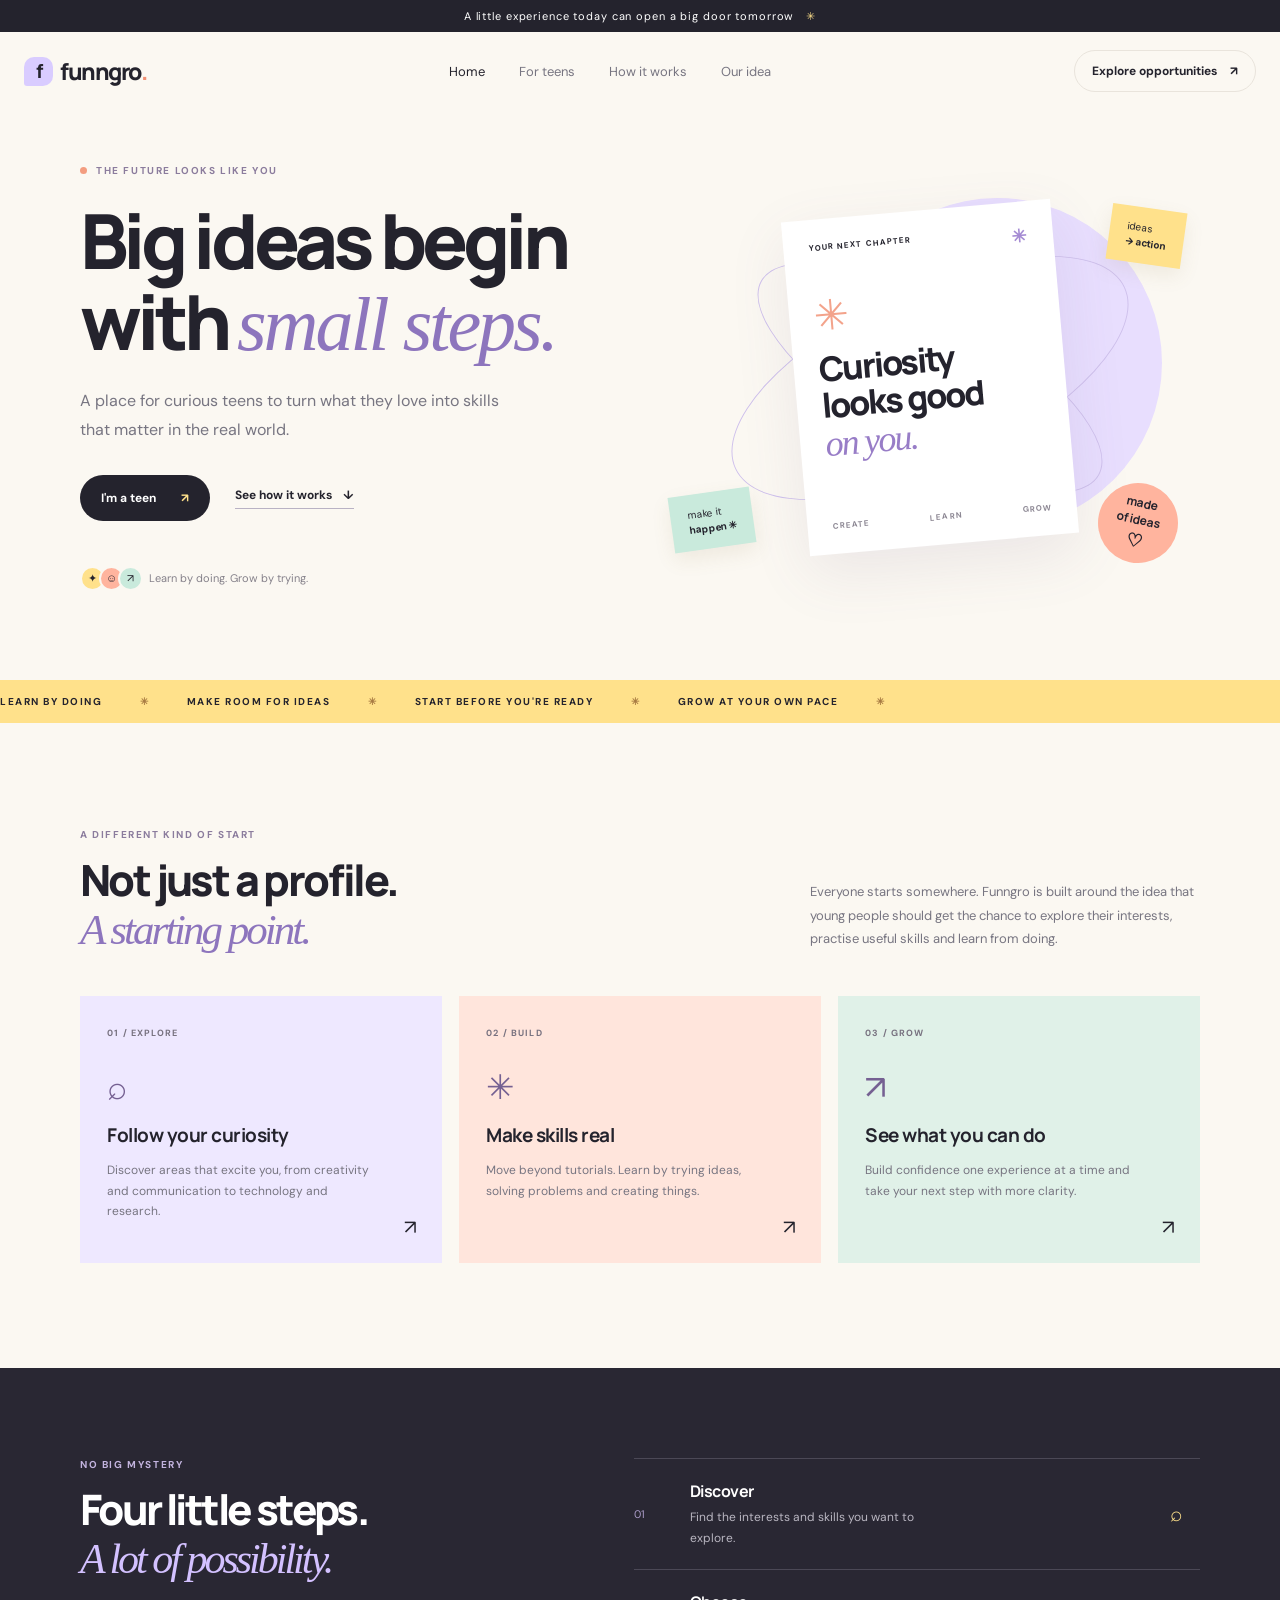
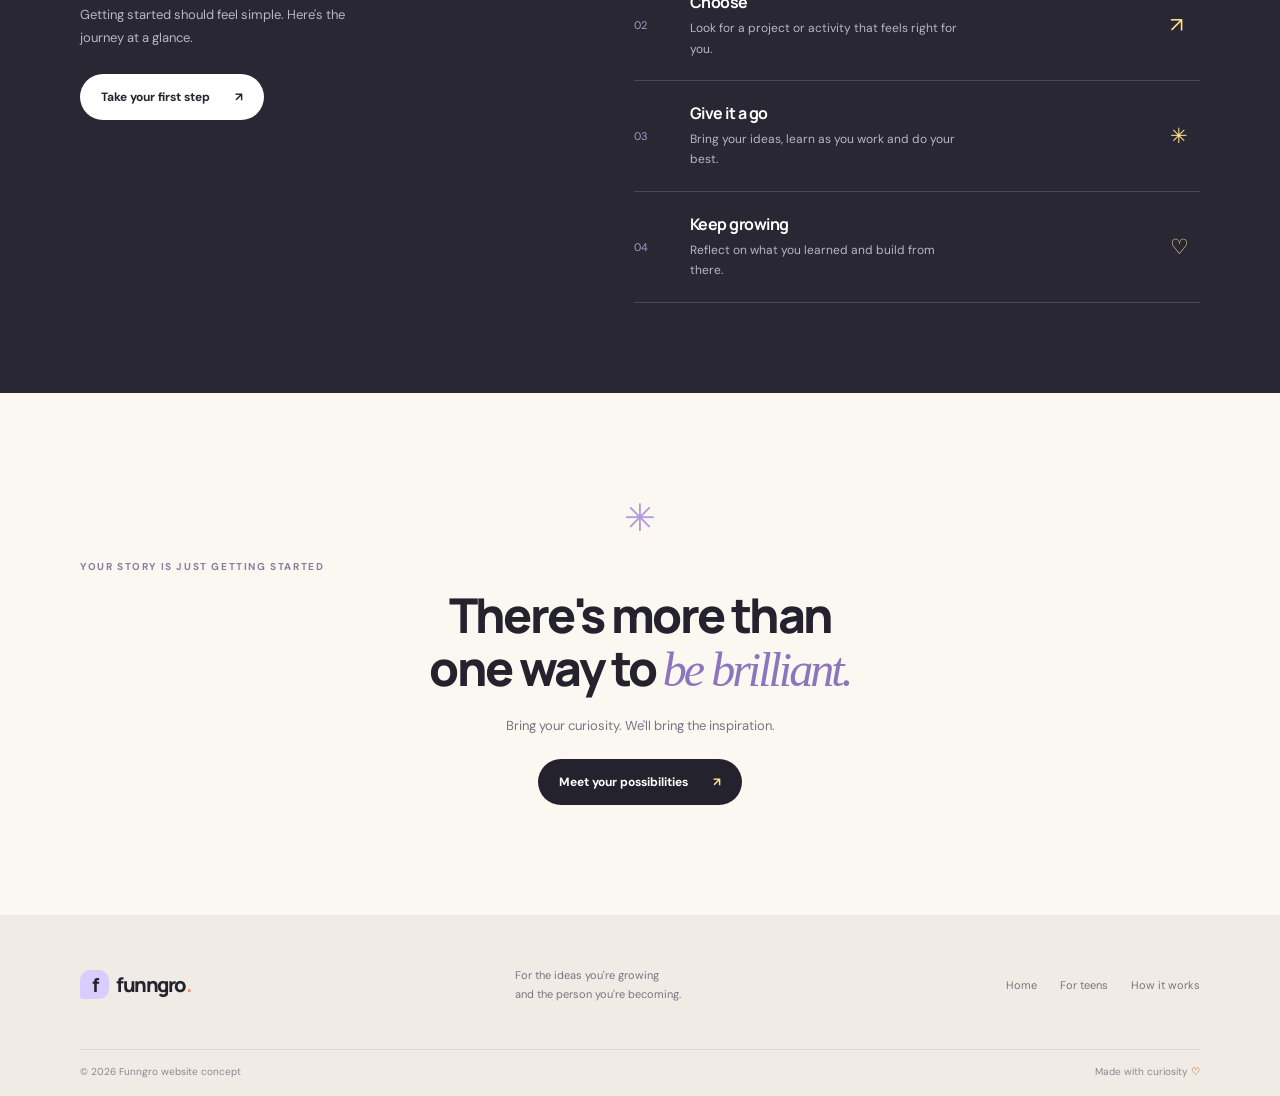
<file: index.html>
<!DOCTYPE html>
<html lang="en">
<head>
  <meta charset="UTF-8">
  <meta name="viewport" content="width=device-width, initial-scale=1.0">
  <title>Funngro | Small Skills. Big Possibilities.</title>
  <meta name="description" content="Explore Funngro, where teens can discover real-world projects, build practical skills and take their first steps toward a future they shape.">
  <meta name="keywords" content="Funngro, teen projects, student skills, real-world experience, teenlancers">
  <meta name="author" content="Funngro Website Revamp">
  <meta property="og:title" content="Funngro | Small Skills. Big Possibilities.">
  <meta property="og:description" content="A fresh start for curious minds, creative ideas and real-world learning.">
  <meta property="og:type" content="website">
  <link rel="preconnect" href="https://fonts.googleapis.com">
  <link rel="preconnect" href="https://fonts.gstatic.com" crossorigin>
  <link href="https://fonts.googleapis.com/css2?family=DM+Sans:wght@400;500;600;700&family=Manrope:wght@400;500;600;700;800&display=swap" rel="stylesheet">
  <link rel="stylesheet" href="style.css">
  <script type="application/ld+json">
  {"@context":"https://schema.org","@type":"WebSite","name":"Funngro","description":"A platform concept connecting young talent with real-world project opportunities."}
  </script>
</head>
<body>
  <div class="announcement">A little experience today can open a big door tomorrow <span>✳</span></div>
  <header class="site-header">
    <a class="brand" href="index.html" aria-label="Funngro home"><span class="brand-mark">f</span> funngro<span class="brand-dot">.</span></a>
    <button class="menu-toggle" aria-label="Open navigation" aria-expanded="false">☰</button>
    <nav class="nav-links" aria-label="Main navigation">
      <a class="active" href="index.html">Home</a>
      <a href="teens.html">For teens</a>
      <a href="#how">How it works</a>
      <a href="#about">Our idea</a>
    </nav>
    <a class="nav-cta" href="teens.html">Explore opportunities <span>↗</span></a>
  </header>

  <main>
    <section class="hero wrap">
      <div class="hero-copy">
        <div class="eyebrow"><span class="eyebrow-dot"></span> THE FUTURE LOOKS LIKE YOU</div>
        <h1>Big ideas begin<br>with <em>small steps.</em></h1>
        <p class="hero-lead">A place for curious teens to turn what they love into skills that matter in the real world.</p>
        <div class="hero-actions">
          <a class="button button-dark" href="teens.html">I'm a teen <span>↗</span></a>
          <a class="text-link" href="#how">See how it works <span>↓</span></a>
        </div>
        <div class="mini-proof"><div class="avatar-stack"><i>✦</i><i>☺</i><i>↗</i></div><span>Learn by doing. Grow by trying.</span></div>
      </div>
      <div class="hero-art" aria-label="Illustration of a creative workspace">
        <div class="sun-shape"></div>
        <div class="orbit orbit-one"></div><div class="orbit orbit-two"></div>
        <div class="floating-note note-one">ideas<br><b>→ action</b></div>
        <div class="floating-note note-two">make it<br><b>happen ✳</b></div>
        <div class="hero-card">
          <div class="card-top"><span>YOUR NEXT CHAPTER</span><span class="sparkle">✳</span></div>
          <div class="big-asterisk">✳</div>
          <div class="hero-card-title">Curiosity<br>looks good<br><em>on you.</em></div>
          <div class="card-bottom"><span>CREATE</span><span>LEARN</span><span>GROW</span></div>
        </div>
        <div class="sticker">made<br>of ideas <span>♡</span></div>
      </div>
    </section>

    <section class="ticker" aria-label="Our values"><div>LEARN BY DOING <b>✳</b> MAKE ROOM FOR IDEAS <b>✳</b> START BEFORE YOU'RE READY <b>✳</b> GROW AT YOUR OWN PACE <b>✳</b></div></section>

    <section class="section wrap" id="about">
      <div class="section-heading">
        <div><div class="eyebrow">A DIFFERENT KIND OF START</div><h2>Not just a profile.<br><em>A starting point.</em></h2></div>
        <p>Everyone starts somewhere. Funngro is built around the idea that young people should get the chance to explore their interests, practise useful skills and learn from doing.</p>
      </div>
      <div class="value-grid">
        <article class="value-card lilac"><span class="number">01 / EXPLORE</span><div class="value-icon">⌕</div><h3>Follow your curiosity</h3><p>Discover areas that excite you, from creativity and communication to technology and research.</p><span class="card-arrow">↗</span></article>
        <article class="value-card peach"><span class="number">02 / BUILD</span><div class="value-icon">✳</div><h3>Make skills real</h3><p>Move beyond tutorials. Learn by trying ideas, solving problems and creating things.</p><span class="card-arrow">↗</span></article>
        <article class="value-card mint"><span class="number">03 / GROW</span><div class="value-icon">↗</div><h3>See what you can do</h3><p>Build confidence one experience at a time and take your next step with more clarity.</p><span class="card-arrow">↗</span></article>
      </div>
    </section>

    <section class="how-section" id="how">
      <div class="wrap how-inner">
        <div class="how-intro"><div class="eyebrow">NO BIG MYSTERY</div><h2>Four little steps.<br><em>A lot of possibility.</em></h2><p>Getting started should feel simple. Here's the journey at a glance.</p><a class="button button-light" href="teens.html">Take your first step <span>↗</span></a></div>
        <div class="steps">
          <div class="step"><span>01</span><div><h3>Discover</h3><p>Find the interests and skills you want to explore.</p></div><b>⌕</b></div>
          <div class="step"><span>02</span><div><h3>Choose</h3><p>Look for a project or activity that feels right for you.</p></div><b>↗</b></div>
          <div class="step"><span>03</span><div><h3>Give it a go</h3><p>Bring your ideas, learn as you work and do your best.</p></div><b>✳</b></div>
          <div class="step"><span>04</span><div><h3>Keep growing</h3><p>Reflect on what you learned and build from there.</p></div><b>♡</b></div>
        </div>
      </div>
    </section>

    <section class="closing wrap">
      <div class="closing-shape">✳</div><div class="eyebrow">YOUR STORY IS JUST GETTING STARTED</div>
      <h2>There's more than<br>one way to <em>be brilliant.</em></h2>
      <p>Bring your curiosity. We'll bring the inspiration.</p>
      <a class="button button-dark" href="teens.html">Meet your possibilities <span>↗</span></a>
    </section>
  </main>

  <footer class="footer">
    <div class="wrap footer-main"><a class="brand brand-footer" href="index.html"><span class="brand-mark">f</span> funngro<span class="brand-dot">.</span></a><p>For the ideas you're growing<br>and the person you're becoming.</p><div class="footer-links"><a href="index.html">Home</a><a href="teens.html">For teens</a><a href="#how">How it works</a></div></div>
    <div class="wrap footer-bottom"><span>© 2026 Funngro website concept</span><span>Made with curiosity <b>♡</b></span></div>
  </footer>
  <script src="script.js"></script>
</body>
</html>
</file>
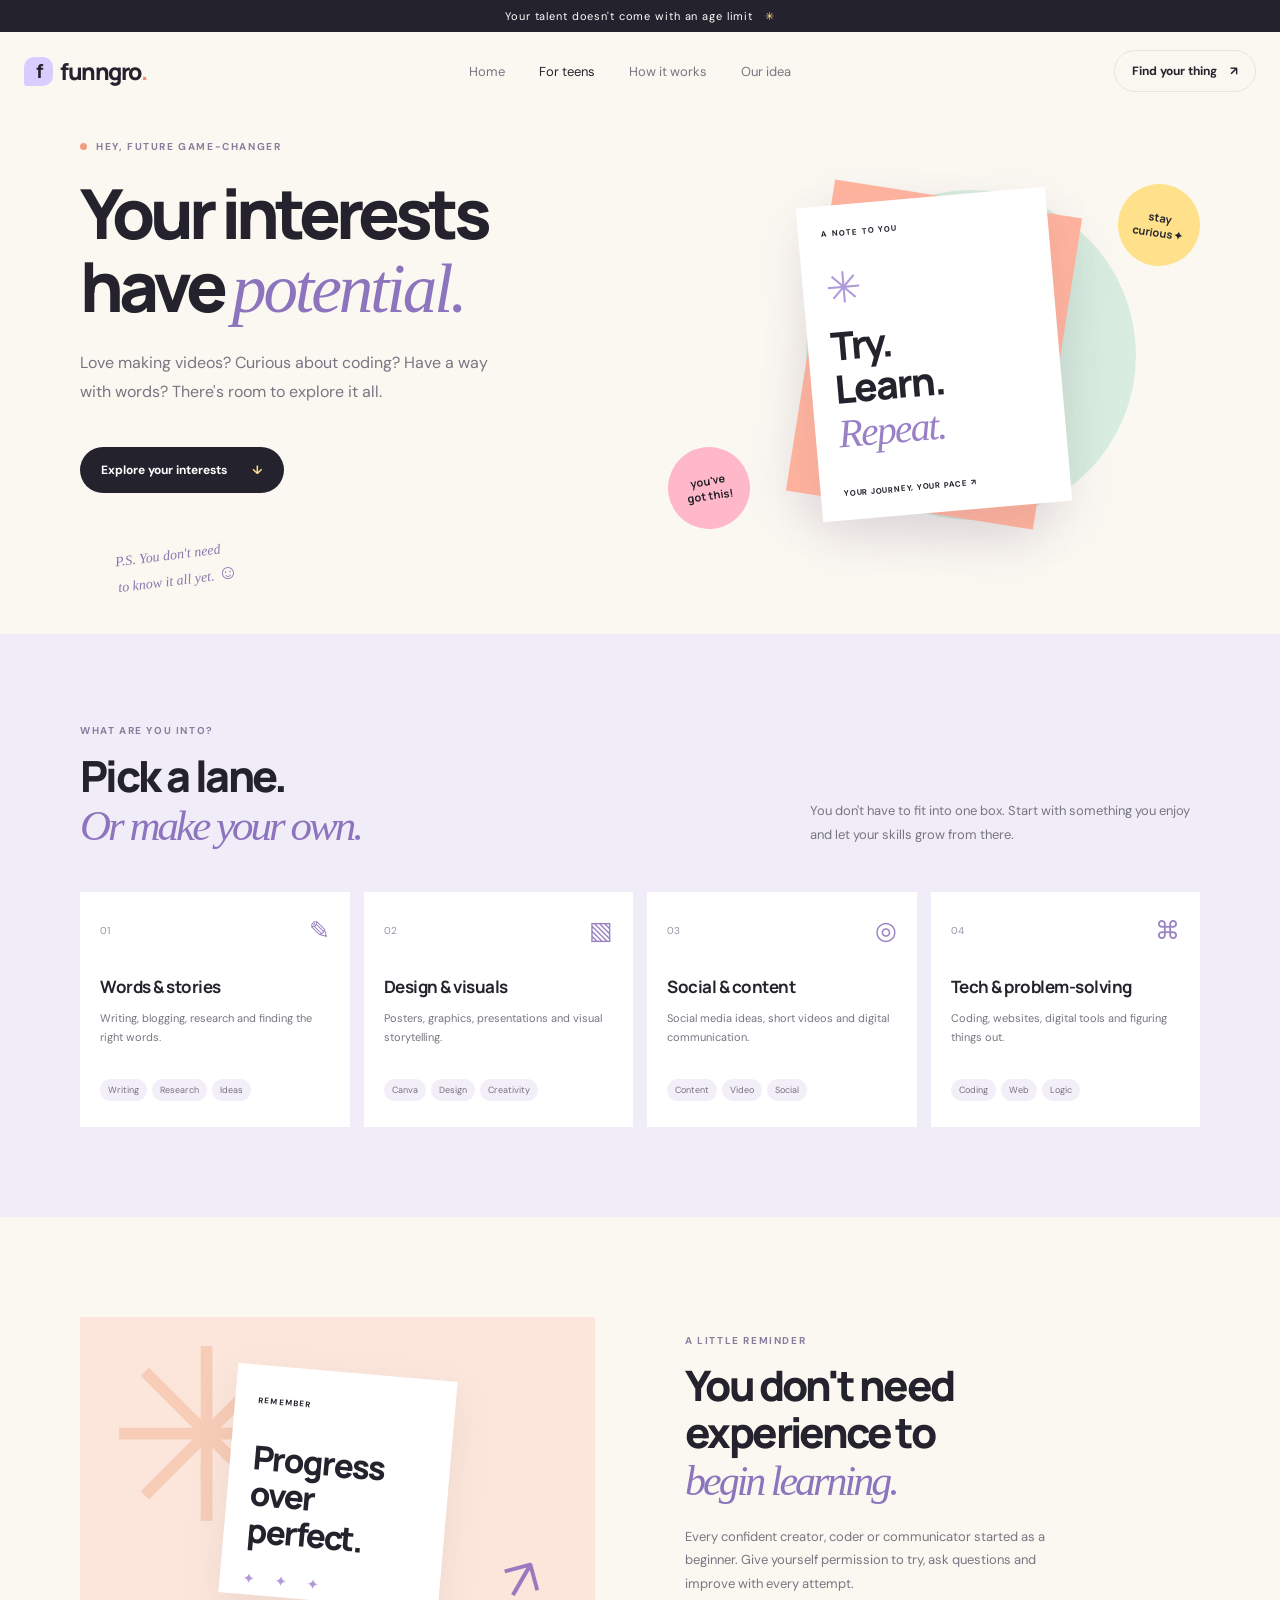
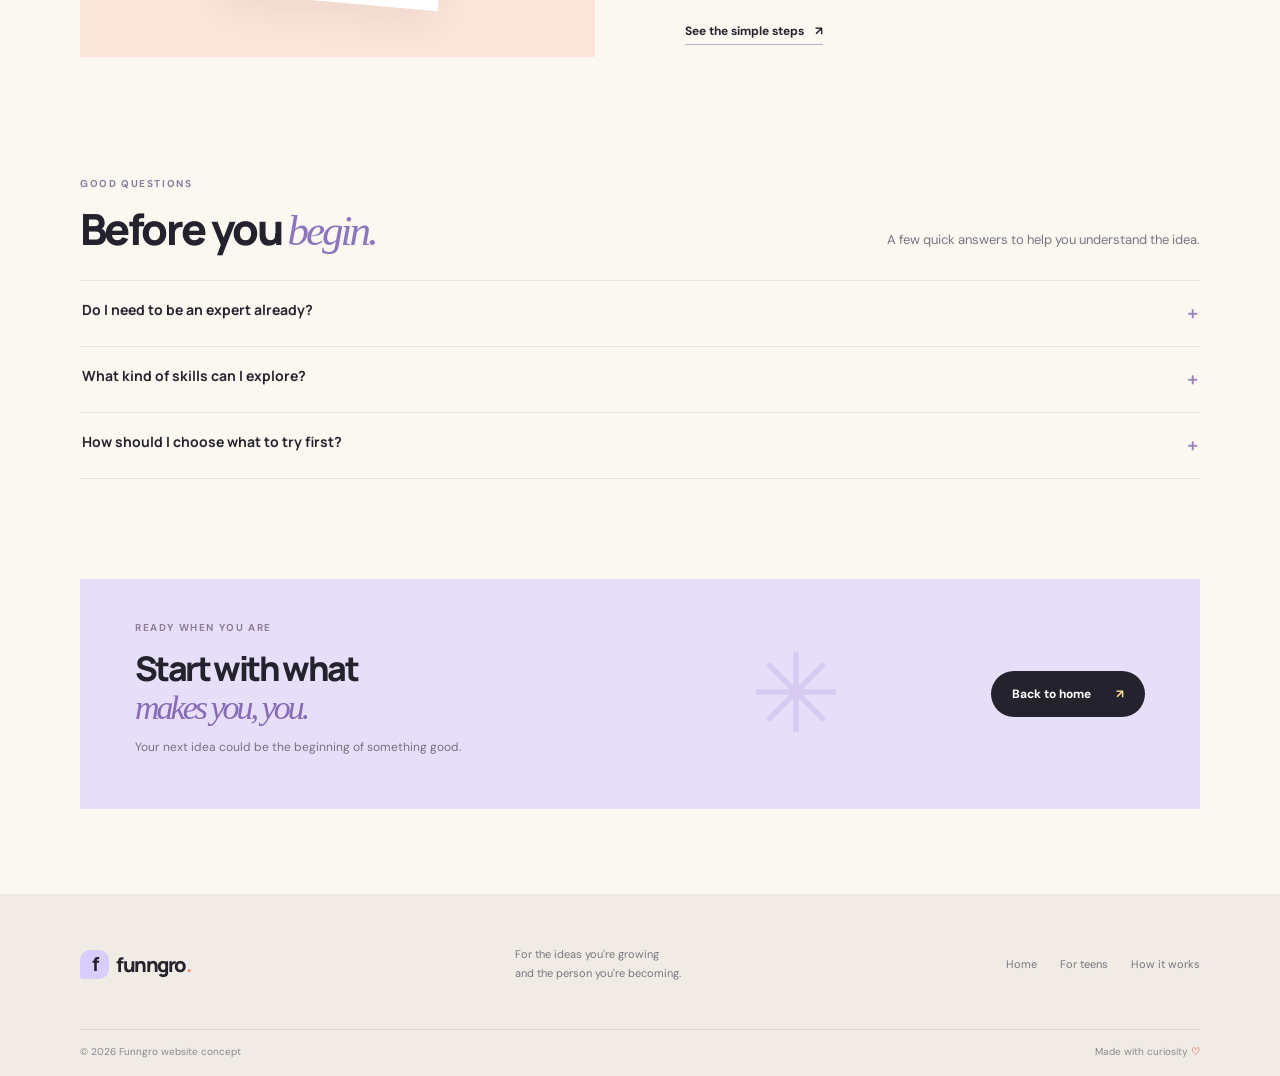
<file: teens.html>
<!DOCTYPE html>
<html lang="en">
<head>
  <meta charset="UTF-8">
  <meta name="viewport" content="width=device-width, initial-scale=1.0">
  <title>For Teens | Find Your Thing with Funngro</title>
  <meta name="description" content="Explore creative, digital and technology skills with Funngro. Discover project ideas, learn by doing and build confidence through experience.">
  <meta name="keywords" content="Funngro for teens, teenlancers, student projects, teen skills, creative projects for students">
  <meta name="author" content="Funngro Website Revamp">
  <meta property="og:title" content="For Teens | Find Your Thing with Funngro">
  <meta property="og:description" content="Your interests have potential. Explore skills, projects and possibilities with Funngro.">
  <meta property="og:type" content="website">
  <link rel="preconnect" href="https://fonts.googleapis.com">
  <link rel="preconnect" href="https://fonts.gstatic.com" crossorigin>
  <link href="https://fonts.googleapis.com/css2?family=DM+Sans:wght@400;500;600;700&family=Manrope:wght@400;500;600;700;800&display=swap" rel="stylesheet">
  <link rel="stylesheet" href="style.css">
</head>
<body>
  <div class="announcement">Your talent doesn't come with an age limit <span>✳</span></div>
  <header class="site-header">
    <a class="brand" href="index.html" aria-label="Funngro home"><span class="brand-mark">f</span> funngro<span class="brand-dot">.</span></a>
    <button class="menu-toggle" aria-label="Open navigation" aria-expanded="false">☰</button>
    <nav class="nav-links" aria-label="Main navigation">
      <a href="index.html">Home</a><a class="active" href="teens.html">For teens</a><a href="index.html#how">How it works</a><a href="index.html#about">Our idea</a>
    </nav>
    <a class="nav-cta" href="#explore">Find your thing <span>↗</span></a>
  </header>

  <main>
    <section class="teen-hero wrap">
      <div class="teen-copy">
        <div class="eyebrow"><span class="eyebrow-dot"></span> HEY, FUTURE GAME-CHANGER</div>
        <h1>Your interests<br>have <em>potential.</em></h1>
        <p class="hero-lead">Love making videos? Curious about coding? Have a way with words? There's room to explore it all.</p>
        <a class="button button-dark" href="#explore">Explore your interests <span>↓</span></a>
        <div class="hand-note">P.S. You don't need<br>to know it all yet. <span>☺</span></div>
      </div>
      <div class="teen-art">
        <div class="teen-circle"></div>
        <div class="paper paper-back"></div>
        <div class="paper paper-front"><div class="paper-label">A NOTE TO YOU</div><div class="paper-star">✳</div><h2>Try.<br>Learn.<br><em>Repeat.</em></h2><div class="paper-footer">YOUR JOURNEY, YOUR PACE ↗</div></div>
        <div class="bubble bubble-yellow">stay<br>curious ✦</div><div class="bubble bubble-pink">you've<br>got this!</div>
      </div>
    </section>

    <section class="interest-section" id="explore">
      <div class="wrap">
        <div class="section-heading"><div><div class="eyebrow">WHAT ARE YOU INTO?</div><h2>Pick a lane.<br><em>Or make your own.</em></h2></div><p>You don't have to fit into one box. Start with something you enjoy and let your skills grow from there.</p></div>
        <div class="interest-grid">
          <article class="interest-card"><div class="interest-top"><span>01</span><span class="interest-emoji">✎</span></div><h3>Words & stories</h3><p>Writing, blogging, research and finding the right words.</p><div class="tags"><span>Writing</span><span>Research</span><span>Ideas</span></div></article>
          <article class="interest-card"><div class="interest-top"><span>02</span><span class="interest-emoji">▧</span></div><h3>Design & visuals</h3><p>Posters, graphics, presentations and visual storytelling.</p><div class="tags"><span>Canva</span><span>Design</span><span>Creativity</span></div></article>
          <article class="interest-card"><div class="interest-top"><span>03</span><span class="interest-emoji">◎</span></div><h3>Social & content</h3><p>Social media ideas, short videos and digital communication.</p><div class="tags"><span>Content</span><span>Video</span><span>Social</span></div></article>
          <article class="interest-card"><div class="interest-top"><span>04</span><span class="interest-emoji">⌘</span></div><h3>Tech & problem-solving</h3><p>Coding, websites, digital tools and figuring things out.</p><div class="tags"><span>Coding</span><span>Web</span><span>Logic</span></div></article>
        </div>
      </div>
    </section>

    <section class="growth-section">
      <div class="wrap growth-inner">
        <div class="growth-art"><div class="growth-sun">✳</div><div class="growth-note"><span>REMEMBER</span><h3>Progress<br>over perfect.</h3><div>✦ ✦ ✦</div></div><div class="growth-doodle">↗</div></div>
        <div class="growth-copy"><div class="eyebrow">A LITTLE REMINDER</div><h2>You don't need<br>experience to<br><em>begin learning.</em></h2><p>Every confident creator, coder or communicator started as a beginner. Give yourself permission to try, ask questions and improve with every attempt.</p><a class="text-link" href="index.html#how">See the simple steps <span>↗</span></a></div>
      </div>
    </section>

    <section class="faq-section wrap">
      <div class="section-heading"><div><div class="eyebrow">GOOD QUESTIONS</div><h2>Before you <em>begin.</em></h2></div><p>A few quick answers to help you understand the idea.</p></div>
      <div class="faq-list">
        <details><summary>Do I need to be an expert already? <span>+</span></summary><p>No. This concept is about exploring your interests, practising skills and learning as you go. Start with what you know and stay open to learning.</p></details>
        <details><summary>What kind of skills can I explore? <span>+</span></summary><p>You can explore creative, communication, research and technology-related skills. Your interests can change as you discover new things.</p></details>
        <details><summary>How should I choose what to try first? <span>+</span></summary><p>Choose something you are curious about, set a small goal and give it a try. A small first step is better than waiting for the perfect plan.</p></details>
      </div>
    </section>

    <section class="teen-cta wrap"><div class="cta-flower">✳</div><div><div class="eyebrow">READY WHEN YOU ARE</div><h2>Start with what<br><em>makes you, you.</em></h2><p>Your next idea could be the beginning of something good.</p></div><a class="button button-dark" href="index.html">Back to home <span>↗</span></a></section>
  </main>

  <footer class="footer"><div class="wrap footer-main"><a class="brand brand-footer" href="index.html"><span class="brand-mark">f</span> funngro<span class="brand-dot">.</span></a><p>For the ideas you're growing<br>and the person you're becoming.</p><div class="footer-links"><a href="index.html">Home</a><a href="teens.html">For teens</a><a href="index.html#how">How it works</a></div></div><div class="wrap footer-bottom"><span>© 2026 Funngro website concept</span><span>Made with curiosity <b>♡</b></span></div></footer>
  <script src="script.js"></script>
</body>
</html>
</file>
<file: style.css>
:root{--ink:#24232d;--muted:#777581;--cream:#fbf8f2;--purple:#d9ccff;--lav:#eee8ff;--coral:#ffb49e;--yellow:#ffe18b;--mint:#c9eadc;--line:#e9e4dc;--white:#fff;--display:'Manrope',sans-serif;--body:'DM Sans',sans-serif}
*{box-sizing:border-box}html{scroll-behavior:smooth}body{margin:0;background:var(--cream);color:var(--ink);font-family:var(--body);font-size:15px}a{color:inherit;text-decoration:none}.wrap{width:min(1120px,calc(100% - 48px));margin:auto}.announcement{background:var(--ink);color:#fff;text-align:center;padding:9px 16px;font-size:11px;letter-spacing:.08em}.announcement span{color:var(--yellow);padding-left:8px}.site-header{height:78px;width:min(1240px,calc(100% - 48px));margin:auto;display:flex;align-items:center;justify-content:space-between;gap:25px}.brand{font:800 23px var(--display);letter-spacing:-1.5px;display:flex;align-items:center;gap:7px}.brand-mark{display:grid;place-items:center;width:29px;height:29px;border-radius:10px 10px 10px 3px;background:var(--purple);font:800 19px var(--display)}.brand-dot{color:#f18f73;margin-left:-7px}.nav-links{display:flex;gap:34px;color:#777581;font-size:13px}.nav-links a:hover,.nav-links a.active{color:var(--ink)}.nav-cta{font-size:12px;font-weight:700;border:1px solid var(--line);border-radius:30px;padding:12px 17px}.nav-cta span{padding-left:10px}.menu-toggle{display:none;border:0;background:none;font-size:23px}.hero{min-height:570px;display:grid;grid-template-columns:1fr 1fr;align-items:center;gap:40px;padding-top:30px;padding-bottom:65px}.eyebrow{font-size:10px;font-weight:700;letter-spacing:.16em;color:#8b7c9d;display:flex;align-items:center;gap:9px}.eyebrow-dot{width:7px;height:7px;border-radius:50%;background:#f39d80}.hero h1,.teen-copy h1{font:800 clamp(48px,6.2vw,76px)/1.06 var(--display);letter-spacing:-5px;margin:23px 0}.hero h1 em,.section-heading h2 em,.how-intro h2 em,.closing h2 em,.teen-copy h1 em,.growth-copy h2 em,.teen-cta h2 em{font-family:Georgia,serif;font-weight:400;color:#8d75bd;letter-spacing:-3px}.hero-lead{font-size:16px;line-height:1.8;color:var(--muted);max-width:440px}.hero-actions{display:flex;align-items:center;gap:25px;margin-top:30px}.button{display:inline-flex;align-items:center;gap:25px;padding:15px 21px;border-radius:30px;font-size:12px;font-weight:700;transition:.2s}.button:hover{transform:translateY(-3px)}.button-dark{background:var(--ink);color:#fff}.button-dark span{color:var(--yellow)}.button-light{background:#fff;color:var(--ink)}.text-link{font-size:12px;font-weight:700;border-bottom:1px solid #b9b2c4;padding-bottom:5px}.text-link span{margin-left:8px}.mini-proof{display:flex;align-items:center;gap:12px;color:#85818a;font-size:11px;margin-top:45px}.avatar-stack{display:flex}.avatar-stack i{font-style:normal;width:25px;height:25px;border-radius:50%;display:grid;place-items:center;background:var(--yellow);border:2px solid var(--cream);margin-right:-6px;color:var(--ink)}.avatar-stack i:nth-child(2){background:var(--coral)}.avatar-stack i:nth-child(3){background:var(--mint)}.hero-art{height:450px;position:relative;display:grid;place-items:center}.sun-shape{position:absolute;width:330px;height:330px;border-radius:50%;background:#e8defe;right:7%;top:10%;}.orbit{position:absolute;border:1px solid #cfc1ec;border-radius:50%;transform:rotate(-25deg)}.orbit-one{width:430px;height:180px}.orbit-two{width:390px;height:140px;transform:rotate(30deg)}.hero-card{z-index:2;background:#fff;width:270px;height:335px;padding:23px 25px;box-shadow:0 20px 60px #6d5b8a1c;transform:rotate(-5deg);position:relative}.card-top,.card-bottom{display:flex;justify-content:space-between;font-size:8px;letter-spacing:.14em;font-weight:700}.sparkle{font-size:18px;color:#a58bd3}.big-asterisk{font-size:42px;color:#f3a38b;margin-top:22px}.hero-card-title{font:800 34px/1.08 var(--display);letter-spacing:-2px;margin-top:7px}.hero-card-title em{font:italic 36px Georgia;color:#987dc7}.card-bottom{position:absolute;bottom:23px;left:25px;right:25px;color:#8c8793}.floating-note{position:absolute;z-index:3;background:var(--yellow);padding:13px 17px;font-size:10px;line-height:1.5;transform:rotate(8deg);box-shadow:0 8px 20px #8b774a1c}.note-one{top:55px;right:3%}.note-two{bottom:55px;left:2%;background:var(--mint);transform:rotate(-8deg)}.sticker{position:absolute;bottom:40px;right:4%;z-index:4;background:var(--coral);width:80px;height:80px;border-radius:50%;display:grid;place-content:center;text-align:center;font:700 12px var(--display);transform:rotate(12deg)}.sticker span{font-size:18px}.ticker{overflow:hidden;background:var(--yellow);padding:15px 0;white-space:nowrap;font-size:10px;font-weight:700;letter-spacing:.15em}.ticker div{width:max-content;animation:slide 28s linear infinite}.ticker b{padding:0 34px;color:#a77a42}@keyframes slide{to{transform:translateX(-25%)}}.section{padding-top:105px;padding-bottom:105px}.section-heading{display:flex;justify-content:space-between;align-items:end;gap:50px;margin-bottom:42px}.section-heading h2,.how-intro h2,.closing h2,.growth-copy h2,.teen-cta h2{font:800 43px/1.12 var(--display);letter-spacing:-2.6px;margin:15px 0 0}.section-heading>p{max-width:390px;color:var(--muted);line-height:1.8;font-size:13px;margin:0 0 4px}.value-grid{display:grid;grid-template-columns:repeat(3,1fr);gap:17px}.value-card{padding:25px 27px 30px;min-height:265px;position:relative}.lilac{background:var(--lav)}.peach{background:#ffe5dc}.mint{background:#e0f1e8}.number{font-size:9px;letter-spacing:.13em;font-weight:700;color:#77717f}.value-icon{font-size:34px;margin:24px 0 12px;color:#756092}.value-card h3,.step h3{font:700 19px var(--display);letter-spacing:-.5px;margin:0 0 9px}.value-card p,.step p{font-size:12px;color:#777581;line-height:1.7;max-width:270px}.card-arrow{position:absolute;right:25px;bottom:23px;font-size:20px}.how-section{background:#292733;color:#fff;padding:90px 0}.how-inner{display:grid;grid-template-columns:.9fr 1.1fr;gap:90px}.how-intro .eyebrow{color:#c3b4df}.how-intro h2{font-size:42px}.how-intro h2 em{color:#d3c1ff}.how-intro p{color:#b9b6c1;font-size:13px;line-height:1.8;max-width:300px;margin:20px 0 25px}.steps{border-top:1px solid #4b4856}.step{display:grid;grid-template-columns:42px 1fr 30px;align-items:center;gap:14px;padding:21px 0;border-bottom:1px solid #4b4856}.step>span{color:#a99bc6;font-size:11px}.step h3{font-size:16px;margin:0}.step p{margin:5px 0 0;color:#b9b6c1}.step>b{font-size:21px;color:var(--yellow);font-weight:400}.closing{text-align:center;padding:100px 0 110px;position:relative}.closing-shape{font-size:38px;color:#b39cdd;margin-bottom:17px}.closing h2{font-size:48px}.closing p{color:var(--muted);font-size:13px;margin:20px 0 25px}.footer{background:#f0ece5;padding:40px 0 18px}.footer-main{display:flex;align-items:center;justify-content:space-between;padding-bottom:35px}.brand-footer{font-size:20px}.footer-main>p{font-size:11px;line-height:1.7;color:var(--muted)}.footer-links{display:flex;gap:23px;font-size:11px;color:#777581}.footer-bottom{border-top:1px solid #ded9d1;padding-top:15px;display:flex;justify-content:space-between;font-size:10px;color:#8c8790}.footer-bottom b{color:#e68d79}
.teen-hero{min-height:510px;display:grid;grid-template-columns:1fr 1fr;align-items:center;gap:55px;padding-top:30px;padding-bottom:65px}.teen-copy h1{font-size:69px}.teen-copy .button{margin-top:24px}.hand-note{font:italic 14px Georgia;color:#8a77ae;line-height:1.35;margin:30px 0 0 35px;transform:rotate(-7deg)}.hand-note span{font-size:20px}.teen-art{height:400px;position:relative;display:grid;place-items:center}.teen-circle{position:absolute;width:330px;height:330px;border-radius:50%;background:#d8eddf;right:12%;top:9%}.paper{position:absolute;width:250px;height:315px;box-shadow:0 20px 50px #55436a1b}.paper-back{background:#ffb49e;transform:rotate(9deg)}.paper-front{background:#fff;padding:23px;transform:rotate(-5deg);z-index:1}.paper-label{font-size:8px;font-weight:700;letter-spacing:.15em}.paper-star{font-size:43px;color:#b09bd9;margin-top:22px}.paper-front h2{font:800 39px/1.1 var(--display);letter-spacing:-2px;margin:8px 0}.paper-front h2 em{font:italic 40px Georgia;color:#9a80c6}.paper-footer{position:absolute;bottom:22px;font-size:8px;font-weight:700;letter-spacing:.1em}.bubble{position:absolute;z-index:2;border-radius:50%;display:grid;place-content:center;text-align:center;font:700 11px var(--display);width:82px;height:82px}.bubble-yellow{background:var(--yellow);right:0;top:30px;transform:rotate(9deg)}.bubble-pink{background:#ffb8ca;left:0;bottom:25px;transform:rotate(-9deg)}.interest-section{background:#f1edf8;padding:90px 0}.interest-grid{display:grid;grid-template-columns:repeat(4,1fr);gap:14px}.interest-card{background:#fff;padding:22px 20px 24px;min-height:235px;transition:.2s}.interest-card:hover{transform:translateY(-5px)}.interest-top{display:flex;justify-content:space-between;align-items:center;color:#9b91a6;font-size:10px}.interest-emoji{font-size:25px;color:#9a82c1}.interest-card h3{font:700 17px var(--display);margin:28px 0 8px;letter-spacing:-.5px}.interest-card p{font-size:11px;color:var(--muted);line-height:1.7;min-height:55px}.tags{display:flex;flex-wrap:wrap;gap:5px;margin-top:15px}.tags span{font-size:9px;padding:5px 8px;border-radius:20px;background:#f3eff9;color:#777080}.growth-section{padding:100px 0}.growth-inner{display:grid;grid-template-columns:1fr 1fr;gap:90px;align-items:center}.growth-art{height:340px;background:#fce6dc;position:relative;display:grid;place-items:center;overflow:hidden}.growth-sun{position:absolute;font-size:240px;color:#f5c3a9;opacity:.7;left:5%;top:-10%}.growth-note{z-index:1;background:#fff;width:220px;height:230px;padding:23px;transform:rotate(5deg);box-shadow:0 15px 40px #7c58451c}.growth-note span{font-size:8px;font-weight:700;letter-spacing:.15em}.growth-note h3{font:800 33px/1.1 var(--display);letter-spacing:-2px;margin:32px 0 20px}.growth-note div{color:#b39bd9;letter-spacing:.5em}.growth-doodle{position:absolute;right:11%;bottom:13%;font-size:52px;color:#9a7abf;transform:rotate(-15deg)}.growth-copy h2{font-size:42px}.growth-copy>p{color:var(--muted);line-height:1.8;font-size:13px;max-width:400px;margin:20px 0 25px}.faq-section{padding:20px 0 100px}.faq-section .section-heading{margin-bottom:25px}.faq-list{border-top:1px solid var(--line)}.faq-list details{border-bottom:1px solid var(--line);padding:19px 2px}.faq-list summary{cursor:pointer;list-style:none;font:700 14px var(--display);display:flex;justify-content:space-between}.faq-list summary::-webkit-details-marker{display:none}.faq-list summary span{font-size:20px;color:#9a83c1}.faq-list details[open] summary span{transform:rotate(45deg)}.faq-list details p{font-size:12px;color:var(--muted);line-height:1.8;max-width:650px;margin:13px 0 0}.teen-cta{background:#e7def9;margin-bottom:85px;padding:42px 55px;display:flex;align-items:center;justify-content:space-between;position:relative;overflow:hidden}.teen-cta h2{font-size:34px}.teen-cta h2 em{color:#866bb6}.teen-cta p{font-size:12px;color:#777080}.cta-flower{position:absolute;right:32%;font-size:110px;color:#d0c0f0;opacity:.65}
@media(max-width:800px){.nav-links{gap:16px}.nav-cta{display:none}.hero,.teen-hero{grid-template-columns:1fr;gap:5px;padding-top:55px}.hero{padding-bottom:30px}.hero-art{height:390px}.hero h1,.teen-copy h1{font-size:58px}.section-heading{align-items:start;flex-direction:column;gap:17px}.value-grid{grid-template-columns:1fr 1fr}.how-inner{grid-template-columns:1fr;gap:45px}.interest-grid{grid-template-columns:1fr 1fr}.growth-inner{gap:40px}.teen-cta{padding:35px;gap:20px}.cta-flower{right:30%}}
@media(max-width:560px){.wrap,.site-header{width:calc(100% - 34px)}.site-header{height:68px}.menu-toggle{display:block;margin-left:auto}.nav-links{display:none;position:absolute;top:108px;left:17px;right:17px;background:#fff;padding:20px;z-index:10;box-shadow:0 12px 30px #30283b18;flex-direction:column;gap:18px}.nav-links.open{display:flex}.hero{min-height:0;padding-top:55px}.hero h1,.teen-copy h1{font-size:51px;letter-spacing:-3.5px}.hero-lead{font-size:14px}.hero-art{height:350px}.sun-shape{width:260px;height:260px}.hero-card{width:230px;height:295px}.hero-card-title{font-size:30px}.orbit-one{width:330px}.orbit-two{width:300px}.note-one{right:0}.section{padding:75px 0}.section-heading h2,.how-intro h2,.closing h2,.growth-copy h2{font-size:36px}.value-grid{grid-template-columns:1fr}.value-card{min-height:225px}.how-section{padding:70px 0}.closing{padding:75px 0}.footer-main{align-items:flex-start;flex-wrap:wrap;gap:20px}.footer-links{width:100%;flex-wrap:wrap}.footer-bottom{gap:10px;flex-wrap:wrap}.teen-hero{padding-top:50px}.teen-art{height:350px}.teen-circle{width:270px;height:270px}.paper{width:220px;height:285px}.paper-front h2{font-size:35px}.interest-section{padding:70px 0}.interest-grid{grid-template-columns:1fr 1fr;gap:9px}.interest-card{padding:17px 14px;min-height:245px}.interest-card h3{font-size:15px}.growth-section{padding:70px 0}.growth-inner{grid-template-columns:1fr;gap:40px}.growth-art{height:300px}.faq-section{padding-bottom:70px}.teen-cta{margin-bottom:55px;display:block;padding:30px 25px}.teen-cta .button{margin-top:15px}.cta-flower{right:8%;top:10%;font-size:70px}.teen-cta h2{font-size:30px}}
</file>
